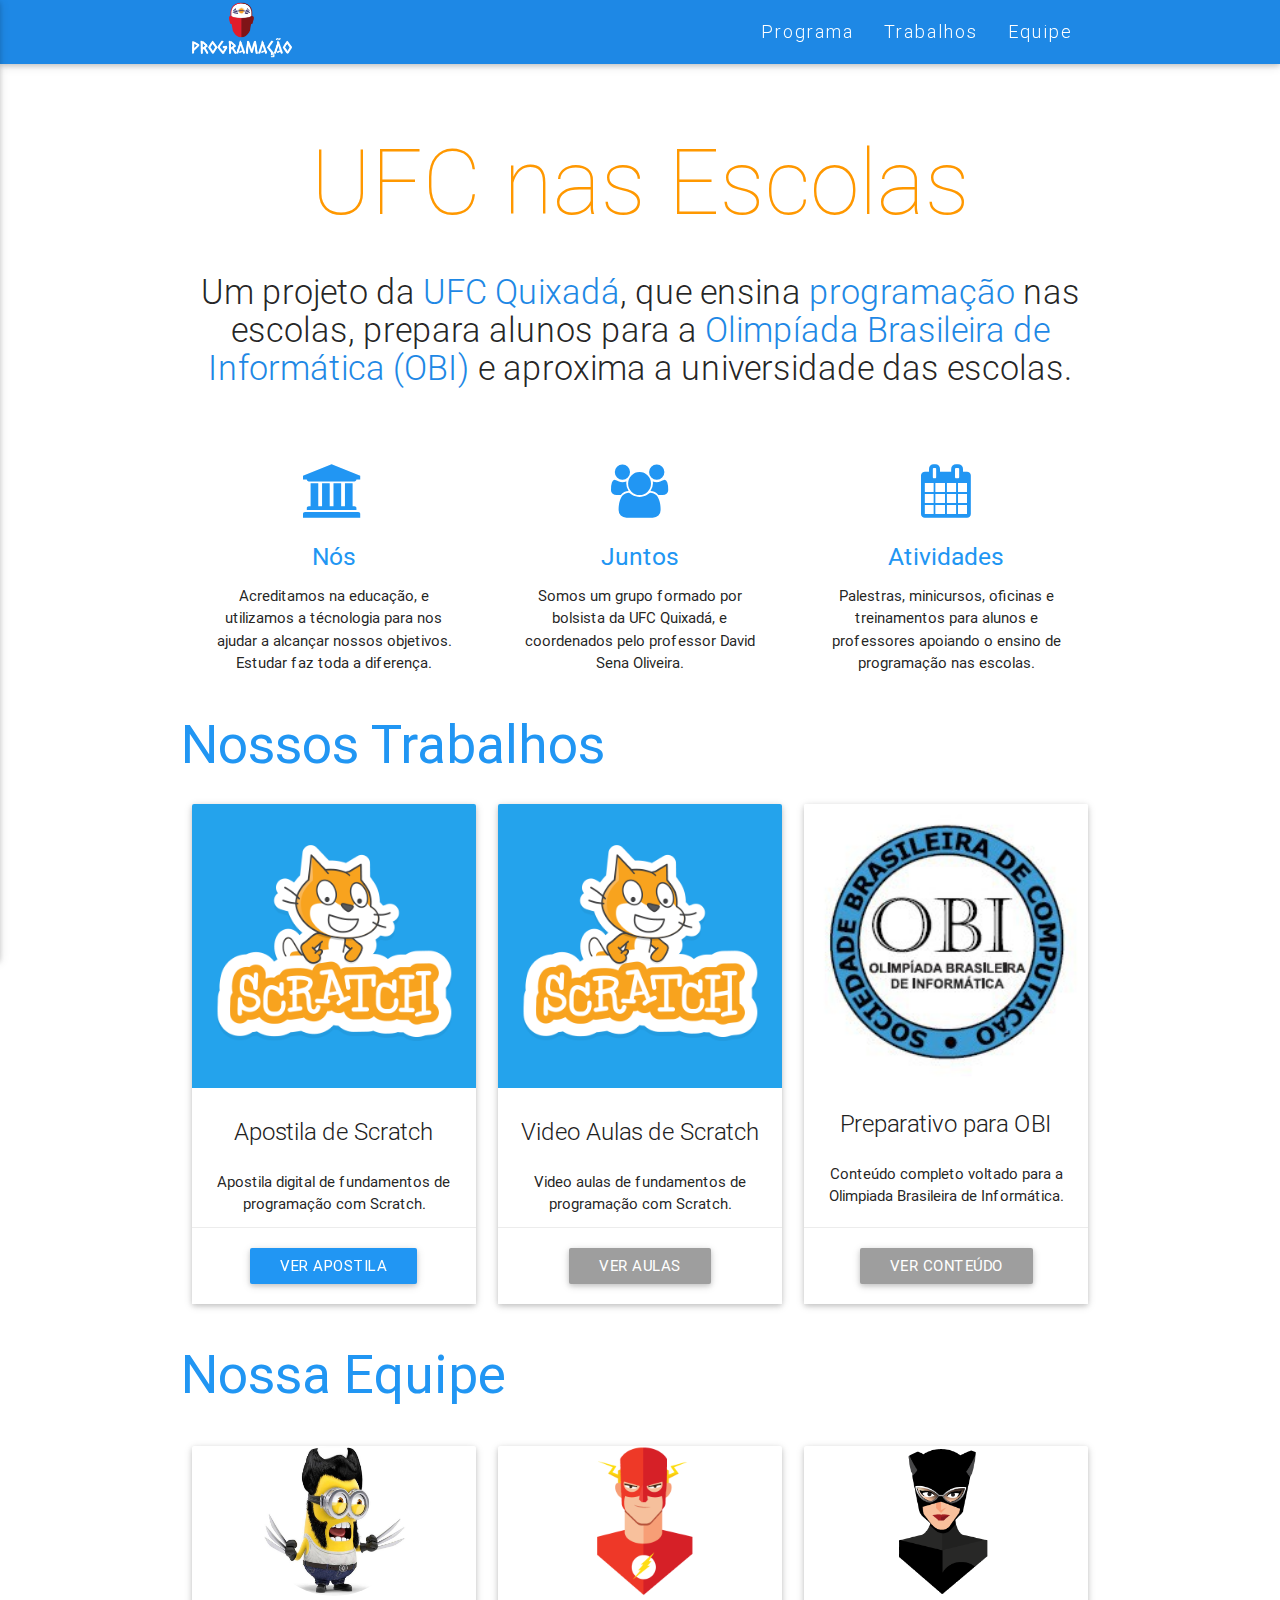
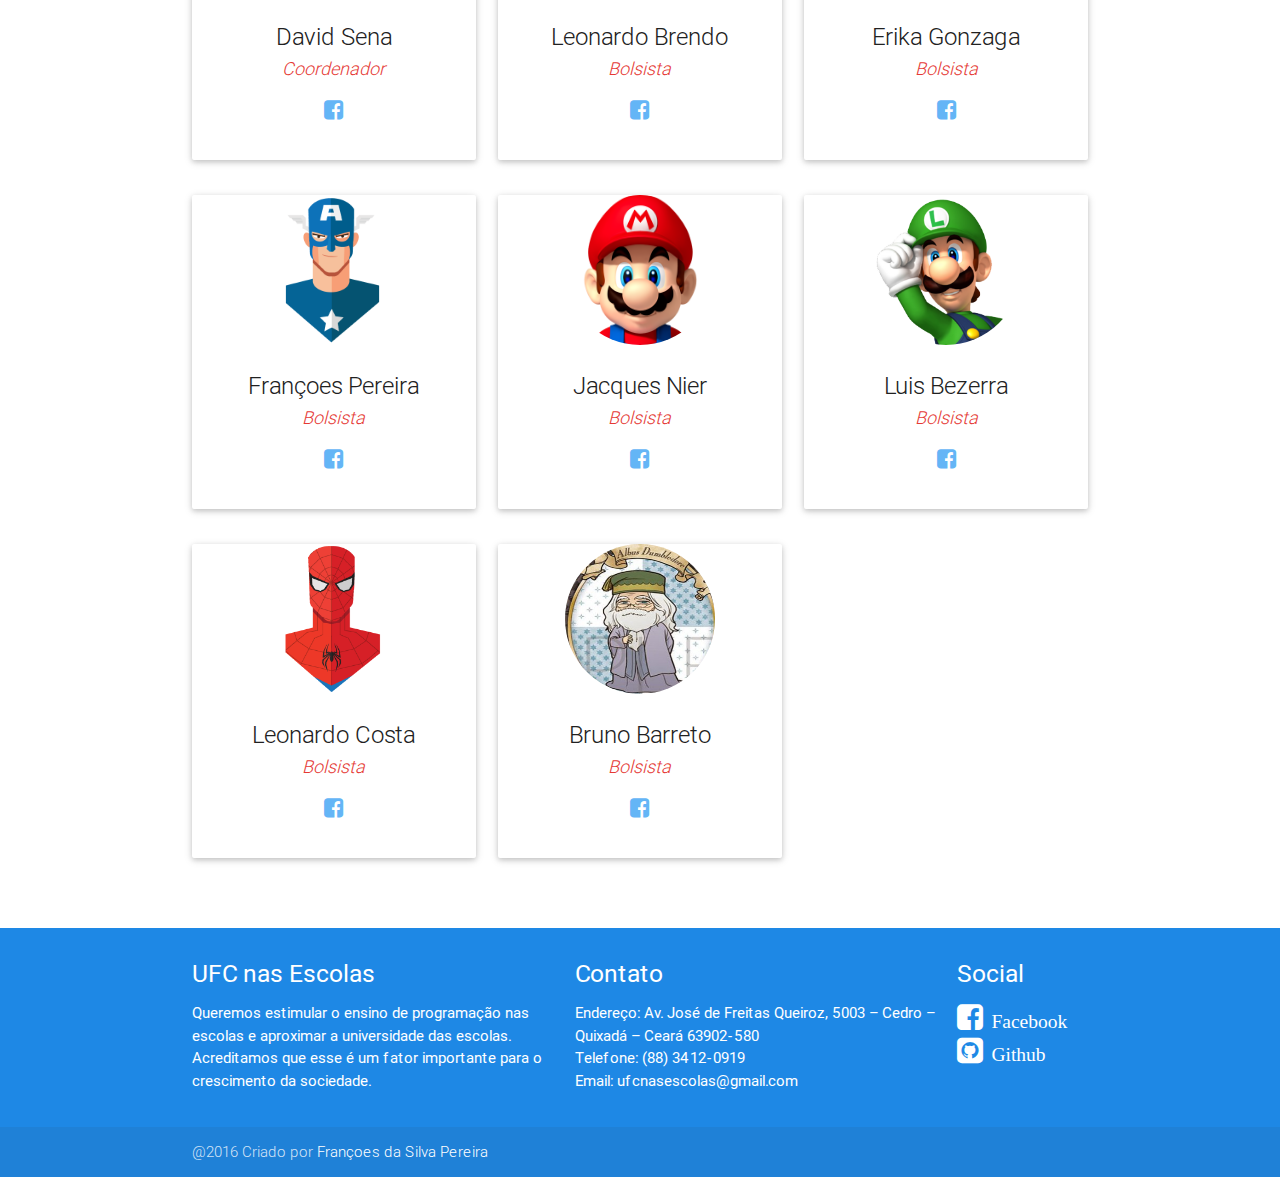
<file: index.html>
<!DOCTYPE html>
<html>
  <head>
    <meta name="viewport" content="width=device-width, initial-scale=1, maximum-scale=1.0">
    <meta http-equiv="Content-Type" content="text/html; charset=UTF-8">
    <title>UFC nas Escolas</title>
    <!--link(rel="stylesheet", href="https://fonts.googleapis.com/icon?family=Material+Icons")-->
    <!-- CSS-->
    <link media="screen,projection" rel="stylesheet" href="css/material-icons.css">
    <link media="screen,projection" rel="stylesheet" href="css/materialize.min.css">
    <link media="screen,projection" rel="stylesheet" href="css/font-awesome.min.css">
    <link media="screen,projection" rel="stylesheet" href="css/style.css">
  </head>
  <body>
    <div class="navbar-fixed">
      <nav role="navigation" class="blue darken-1">
        <div class="nav-wrapper container"><a id="logo-container" href="index.html" class="brand-logo"><img src="imgs/logo-white.png" alt="PREX" width="100px"></a>
          <ul class="right hide-on-med-and-down">
            <li><a href="#programa">Programa</a></li>
            <li><a href="#trabalhos">Trabalhos</a></li>
            <li><a href="#equipe">Equipe</a></li>
          </ul>
          <ul id="nav-mobile" class="side-nav">
            <li><a href="#programa">Programa</a></li>
            <li><a href="#trabalhos">Trabalhos</a></li>
            <li></li><a href="#equipe">Equipe</a>
          </ul><a href="#" data-activates="nav-mobile" class="button-collapse"><i class="material-icons">menu</i></a>
        </div>
      </nav>
    </div>
    <div class="page"><br>
      <div id="index-banner" class="section no-pad-bot">
        <div id="programa" class="container">
          <h1 class="header fsp_header center orange-text">UFC nas Escolas</h1>
          <div class="row center">
            <h4 class="header col s12 light">Um projeto da 
              <spam class="fsp_h4">UFC Quixadá</spam>, que ensina 
              <spam class="fsp_h4">programação</spam> nas escolas, prepara alunos para a 
              <spam class="fsp_h4">Olimpíada Brasileira de Informática (OBI)</spam> e aproxima a universidade das escolas.
            </h4>
          </div>
        </div>
      </div>
      <div class="container">
        <div class="section">
          <div class="row">
            <div class="col s12 m4 l4">
              <div class="icon-block">
                <h2 class="center blue-text"><i aria-hidden="true" class="fa fa-university"></i></h2>
                <h5 class="center blue-text">Nós</h5>
                <p class="center">Acreditamos na educação, e utilizamos a técnologia para nos ajudar a alcançar nossos objetivos. Estudar faz toda a diferença.</p>
              </div>
            </div>
            <div class="col s12 m4 l4">
              <div class="icon-block">
                <h2 class="center blue-text"><i aria-hidden="true" class="fa fa-users"></i></h2>
                <h5 class="center blue-text">Juntos</h5>
                <p class="center">Somos um grupo formado por bolsista da UFC Quixadá, e coordenados pelo professor David Sena Oliveira.</p>
              </div>
            </div>
            <div class="col s12 m4 l4">
              <div class="icon-block">
                <h2 class="center blue-text"><i aria-hidden="true" class="fa fa-calendar"></i></h2>
                <h5 class="center blue-text">Atividades</h5>
                <p class="center">Palestras, minicursos, oficinas e treinamentos para alunos e professores apoiando o ensino de programação nas escolas.</p>
              </div>
            </div>
          </div>
          <div id="trabalhos" class="row">
            <div>
              <h2 class="header blue-text">Nossos Trabalhos</h2>
              <div class="col s12 m4 l4">
                <div class="card large">
                  <div class="card-image waves-effect waves-block waves-light"><img src="imgs/scratch-apostila.png" class="activator"></div>
                  <div class="card-content center"><span class="card-title activator grey-text text-darken-4">Apostila de Scratch</span>
                    <p>Apostila digital de fundamentos de programação com Scratch.</p>
                  </div>
                  <div class="card-action">
                    <div class="center"><a href="apostila_scratch.html" class="btn blue waves-effect waves-light">Ver Apostila </a></div>
                  </div>
                </div>
              </div>
              <div class="col s12 m4 l4">
                <div class="card large">
                  <div class="card-image waves-effect waves-block waves-light"><img src="imgs/scratch-apostila.png" class="activator"></div>
                  <div class="card-content center"><span class="card-title activator grey-text text-darken-4">Video Aulas de Scratch</span>
                    <p>Video aulas de fundamentos de programação com Scratch.</p>
                  </div>
                  <div class="card-action">
                    <div class="center"><a class="btn grey">Ver Aulas </a></div>
                  </div>
                </div>
              </div>
              <div class="col s12 m4 l4">
                <div class="card large">
                  <div class="card-image waves-effect waves-block waves-light"><img src="imgs/obi.jpg" class="activator"></div>
                  <div class="card-content center"><span class="card-title activator grey-text text-darken-4">Preparativo para OBI</span>
                    <p>Conteúdo completo voltado para a Olimpiada Brasileira de Informática.</p>
                  </div>
                  <div class="card-action">
                    <div class="center"><a class="btn grey">Ver conteúdo </a></div>
                  </div>
                </div>
              </div>
            </div>
          </div>
          <div id="equipe" class="row"> 
            <div id="equipe">
              <h2 class="header blue-text">Nossa Equipe</h2>
              <div class="col s12 m4 l4">
                <div class="card card-avatar">
                  <div class="waves-effect waves-block waves-light"><img src="imgs/miniovolverine.jpg" class="activator"></div>
                  <div class="card-content">
                    <spam class="card-title activator grey-text text-darken-4">David Sena<br><small><em><a href="#" class="red-text text-darken-1">Coordenador</a></em></small></spam>
                    <p><a href="https://www.facebook.com/sena.ufc?fref=ts" class="blue-text text-lighten-2"><i class="fa fa-facebook-square"></i></a></p>
                  </div>
                </div>
              </div>
              <div class="col s12 m4 l4">
                <div class="card card-avatar">
                  <div class="waves-effect waves-block waves-light"><img src="imgs/flash.png" class="activator"></div>
                  <div class="card-content">
                    <spam class="card-title activator grey-text text-darken-4">Leonardo Brendo<br><small><em><a href="#" class="red-text text-darken-1">Bolsista</a></em></small></spam>
                    <p><a href="https://www.facebook.com/leonardobrendogomes?fref=ts" class="blue-text text-lighten-2"><i class="fa fa-facebook-square"></i></a></p>
                  </div>
                </div>
              </div>
              <div class="col s12 m4 l4">
                <div class="card card-avatar">
                  <div class="waves-effect waves-block waves-light"><img src="imgs/mulhergato.png" class="activator"></div>
                  <div class="card-content">
                    <spam class="card-title activator grey-text text-darken-4">Erika Gonzaga<br><small><em><a href="#" class="red-text text-darken-1">Bolsista</a></em></small></spam>
                    <p><a href="https://www.facebook.com/erika.gonzaga.96?fref=ts" class="blue-text text-lighten-2"><i class="fa fa-facebook-square"></i></a></p>
                  </div>
                </div>
              </div>
              <div class="col s12 m4 l4">
                <div class="card card-avatar">
                  <div class="waves-effect waves-block waves-light"><img src="imgs/avatar3.png" class="activator"></div>
                  <div class="card-content">
                    <spam class="card-title activator grey-text text-darken-4">Françoes Pereira<br><small><em><a href="#" class="red-text text-darken-1">Bolsista</a></em></small></spam>
                    <p><a href="https://www.facebook.com/francoes.dasilvapereira.7" class="blue-text text-lighten-2"><i class="fa fa-facebook-square"></i></a></p>
                  </div>
                </div>
              </div>
              <div class="col s12 m4 l4">
                <div class="card card-avatar">
                  <div class="waves-effect waves-block waves-light"><img src="imgs/mario.png" class="activator"></div>
                  <div class="card-content">
                    <spam class="card-title activator grey-text text-darken-4">Jacques Nier<br><small><em><a href="#" class="red-text text-darken-1">Bolsista</a></em></small></spam>
                    <p><a href="https://www.facebook.com/jacques.nier?fref=ts" class="blue-text text-lighten-2"><i class="fa fa-facebook-square"></i></a></p>
                  </div>
                </div>
              </div>
              <div class="col s12 m4 l4">
                <div class="card card-avatar">
                  <div class="waves-effect waves-block waves-light"><img src="imgs/luigi.png" class="activator"></div>
                  <div class="card-content">
                    <spam class="card-title activator grey-text text-darken-4">Luis Bezerra<br><small><em><a href="#" class="red-text text-darken-1">Bolsista</a></em></small></spam>
                    <p><a href="https://www.facebook.com/profile.php?id=100010204177290&amp;fref=ts" class="blue-text text-lighten-2"><i class="fa fa-facebook-square"></i></a></p>
                  </div>
                </div>
              </div>
              <div class="col s12 m4 l4">
                <div class="card card-avatar">
                  <div class="waves-effect waves-block waves-light"><img src="imgs/spiderman.png" class="activator"></div>
                  <div class="card-content">
                    <spam class="card-title activator grey-text text-darken-4">Leonardo Costa<br><small><em><a href="#" class="red-text text-darken-1">Bolsista</a></em></small></spam>
                    <p><a href="https://www.facebook.com/leonardooac?fref=ts" class="blue-text text-lighten-2"><i class="fa fa-facebook-square"></i></a></p>
                  </div>
                </div>
              </div>
              <div class="col s12 m4 l4">
                <div class="card card-avatar">
                  <div class="waves-effect waves-block waves-light"><img src="imgs/dumbledore.jpg" class="activator"></div>
                  <div class="card-content">
                    <spam class="card-title activator grey-text text-darken-4">Bruno Barreto<br><small><em><a href="#" class="red-text text-darken-1">Bolsista</a></em></small></spam>
                    <p><a href="https://www.facebook.com/bruno.barreto.33" class="blue-text text-lighten-2"><i class="fa fa-facebook-square"></i></a></p>
                  </div>
                </div>
              </div>
            </div>
          </div>
        </div>
      </div>
    </div>
    <footer class="page-footer blue darken-1">
      <div class="container white-text">
        <div class="row">
          <div class="col l5 s12">
            <h5>UFC nas Escolas</h5>
            <p> Queremos estimular o ensino de programação nas escolas e aproximar a universidade das escolas. Acreditamos que esse é um fator importante para o crescimento da sociedade.</p>
          </div>
          <div class="col l5 s12">
            <h5>Contato</h5>
            <ul>
              <li>Endereço: Av. José de Freitas Queiroz, 5003 – Cedro – Quixadá – Ceará 63902-580</li>
              <li>Telefone: (88) 3412-0919</li>
              <li>Email: ufcnasescolas@gmail.com</li>
            </ul>
          </div>
          <div class="col l2 s12">
            <h5>Social</h5>
            <ul>
              <li><a href="#"><i class="small fa fa-facebook-square white-text"> 
                    <spam class="fsp_social_logo">Facebook</spam></i></a></li>
              <li><a href="https://github.com/ufcnasescolas"><i class="small fa fa-github-square white-text"> 
                    <spam class="fsp_social_logo">Github</spam></i></a></li>
            </ul>
          </div>
        </div>
      </div>
      <div class="footer-copyright">
        <div class="container">@2016 Criado por <a href="https://github.com/fransuwar" class="white-text">Françoes da Silva Pereira</a></div>
      </div>
    </footer>
    <script src="js/jquery-3.1.0.min.js"></script>
    <script src="js/materialize.js"></script>
    <script type="text/javascript">
      $(document).ready(function(){
        //Inicialização dos elementos no JS
        //Parallax BG
        $('.parallax').parallax();
        
        //sideNav
        $(".button-collapse").sideNav();
        
        //Tooltips
        $('.tooltipped').tooltip({delay: 50});
        
        //select_initializer
        $('select').material_select();
        
        //Dropdown
        $('.dropdown-button').dropdown({
            inDuration: 300,
            outDuration: 225,
            constrain_width: false, // Does not change width of dropdown to that of the activator
            hover: true, // Activate on hover
            gutter: 0, // Spacing from edge
            belowOrigin: false, // Displays dropdown below the button
            alignment: 'left' // Displays dropdown with edge aligned to the left of button
          }
        );
        
        //collapsible
        $('.collapsible').collapsible({
          accordion : false // A setting that changes the collapsible behavior to expandable instead of the default accordion style
        });
      
        //Tooltips
        $('.tooltipped').tooltip({delay: 50});
        
        $('.scrollspy').scrollSpy();
      });
    </script>
  </body>
</html>
</file>
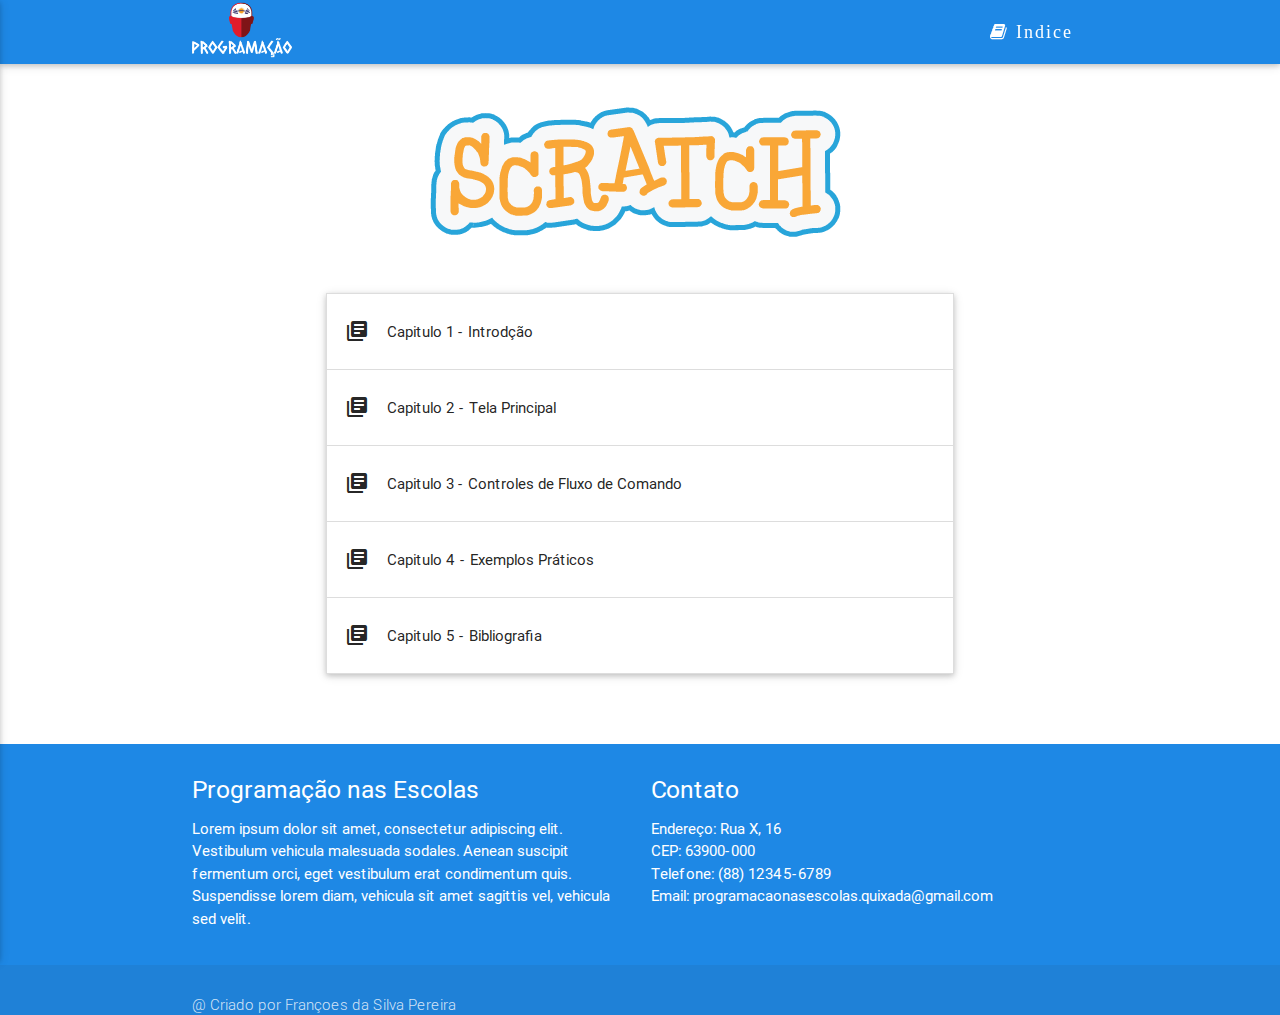
<file: apostila_scratch.html>
<!DOCTYPE html>
<html>
  <head>
    <meta name="viewport" content="width=device-width, initial-scale=1, maximum-scale=1.0">
    <meta http-equiv="Content-Type" content="text/html; charset=UTF-8">
    <title>Programação nas Escolas</title>
    <!--link(rel="stylesheet", href="https://fonts.googleapis.com/icon?family=Material+Icons")-->
    <!-- CSS-->
    <link media="screen,projection" rel="stylesheet" href="css/material-icons.css">
    <link media="screen,projection" rel="stylesheet" href="css/materialize.min.css">
    <link media="screen,projection" rel="stylesheet" href="css/font-awesome.min.css">
    <link media="screen,projection" rel="stylesheet" href="css/style.css">
  </head>
  <body>
    <div class="navbar-fixed">
      <nav role="navigation" class="blue darken-1">
        <div class="nav-wrapper container"><a id="logo-container" href="index.html" class="brand-logo"><img src="imgs/logo-white.png" alt="PREX" width="100px"></a>
          <ul class="right hide-on-med-and-down">
            <li><a href="apostila_scratch.html"><i aria-hidden="true" class="fa fa-book"> Indice</i></a></li>
          </ul>
          <ul id="nav-mobile" class="side-nav">
            <li></li><a href="apostila_scratch.html"><i aria-hidden="true" class="fa fa-book"> Indice</i></a>
          </ul><a href="#" data-activates="nav-mobile" class="button-collapse"><i class="material-icons">menu</i></a>
        </div>
      </nav>
    </div>
    <div class="container page"><br>
      <div id="index-banner" class="section no-pad-bot">
        <div class="container">
          <div class="row center"><img src="imgs/logo-scratch.png"></div>
        </div>
      </div>
      <div class="container">
        <div class="section">
          <div class="row">
            <div class="col s12">
              <ul data-collapsible="accordion" class="collapsible">
                <li>
                  <div class="collapsible-header"><i class="material-icons">library_books</i>
                    <p>Capitulo 1 - Introdção</p>
                  </div>
                  <div class="collapsible-body">
                    <div class="container">
                      <p>O Scratch é uma ferramenta de apoio ao entendimento da lógica em linguagens de programação, os alunos podem aprender ideias matemáticas e de computação que estão integradas na experiência Scratch. <a href="apostila_scratch_capitulo_1.html">Veja mais...</a></p>
                    </div>
                  </div>
                </li>
                <li>
                  <div class="collapsible-header"><i class="material-icons">library_books</i>
                    <p>Capitulo 2 - Tela Principal</p>
                  </div>
                  <div class="collapsible-body">
                    <div class="container">
                      <ul>
                        <li><a href="apostila_scratch_capitulo_2_1.html" class="black-text"><i aria-hidden="true" class="fa fa-book"> Capitulo 2.1 - Barra de Ferramentas</i></a></li>
                        <li><a href="#" class="black-text"><i aria-hidden="true" class="fa fa-book"> Capitulo 2.2 - Área Seleção e Criação</i></a></li>
                        <li><a href="#" class="black-text"><i aria-hidden="true" class="fa fa-book"> Capitulo 2.3 - Abas de Ações</i></a></li>
                        <li><a href="#" class="black-text"><i aria-hidden="true" class="fa fa-book"> Capitulo 2.4 - Área de edição e conexão de script</i></a></li>
                        <li><a href="#" class="black-text"><i aria-hidden="true" class="fa fa-book"> Capitulo 2.5 - Simulador da Animação</i></a></li>
                        <li><a href="#" class="black-text"><i aria-hidden="true" class="fa fa-book"> Capitulo 2.6 - Botões para editar o objeto no palco</i></a></li>
                      </ul>
                    </div>
                  </div>
                </li>
                <li>
                  <div class="collapsible-header"><i class="material-icons">library_books</i>
                    <p>Capitulo 3 - Controles de Fluxo de Comando</p>
                  </div>
                  <div class="collapsible-body">
                    <div class="container">
                      <ul>
                        <li><a href="#" class="black-text"><i aria-hidden="true" class="fa fa-book"> Capitulo 3.1 - Movimento</i></a></li>
                        <li><a href="#" class="black-text"><i aria-hidden="true" class="fa fa-book"> Capitulo 3.2 - Aparência</i></a></li>
                        <li><a href="#" class="black-text"><i aria-hidden="true" class="fa fa-book"> Capitulo 2.3 - Sons</i></a></li>
                        <li><a href="#" class="black-text"><i aria-hidden="true" class="fa fa-book"> Capitulo 3.4 - Caneta</i></a></li>
                        <li><a href="#" class="black-text"><i aria-hidden="true" class="fa fa-book"> Capitulo 3.5 - Variáveis      </i></a></li>
                        <li><a href="#" class="black-text"><i aria-hidden="true" class="fa fa-book"> Capitulo 3.6 - Eventos</i></a></li>
                        <li><a href="#" class="black-text"><i aria-hidden="true" class="fa fa-book"> Capitulo 3.7 - Controles      </i></a></li>
                        <li><a href="#" class="black-text"><i aria-hidden="true" class="fa fa-book"> Capitulo 3.8 - Sensores</i></a></li>
                        <li><a href="#" class="black-text"><i aria-hidden="true" class="fa fa-book"> Capitulo 3.9 - Operadores</i></a></li>
                        <li><a href="#" class="black-text"><i aria-hidden="true" class="fa fa-book"> Capitulo 3.10 - Mais blocos</i></a></li>
                      </ul>
                    </div>
                  </div>
                </li>
                <li>
                  <div class="collapsible-header"><i class="material-icons">library_books</i>
                    <p>Capitulo 4 - Exemplos Práticos</p>
                  </div>
                  <div class="collapsible-body">
                    <div class="container">
                      <ul>
                        <li><a href="#" class="black-text"><i aria-hidden="true" class="fa fa-book"> Capitulo 4.1 - Gato pegar bola</i></a></li>
                        <li><a href="#" class="black-text"><i aria-hidden="true" class="fa fa-book"> Capitulo 4.2 - Jogo do boliche</i></a></li>
                      </ul>
                    </div>
                  </div>
                </li>
                <li>
                  <div class="collapsible-header"><i class="material-icons">library_books</i>
                    <p>Capitulo 5 - Bibliografia</p>
                  </div>
                  <div class="collapsible-body">
                    <p>Bibliográfia...</p>
                  </div>
                </li>
              </ul>
            </div>
          </div>
        </div>
      </div>
    </div>
    <footer class="page-footer blue darken-1">
      <div class="container white-text">
        <div class="row">
          <div class="col l6 s12">
            <h5>Programação nas Escolas</h5>
            <p> Lorem ipsum dolor sit amet, consectetur adipiscing elit. Vestibulum vehicula malesuada sodales. Aenean suscipit fermentum orci, eget vestibulum erat condimentum quis. Suspendisse lorem diam, vehicula sit amet sagittis vel, vehicula sed velit.</p>
          </div>
          <div class="col l6 s12">
            <h5>Contato</h5>
            <ul>
              <li>Endereço: Rua X, 16</li>
              <li>CEP: 63900-000</li>
              <li>Telefone: (88) 12345-6789</li>
              <li>Email: programacaonasescolas.quixada@gmail.com</li>
            </ul>
          </div>
        </div>
      </div>
      <div class="footer-copyright">
        <div class="container">
          <p>@ Criado por Françoes da Silva Pereira</p>
        </div>
      </div>
    </footer>
    <script src="js/jquery-3.1.0.min.js"></script>
    <script src="js/materialize.js"></script>
    <script type="text/javascript">
      $(document).ready(function(){
        //Inicialização dos elementos no JS
        //Parallax BG
        $('.parallax').parallax();
        
        //sideNav
        $(".button-collapse").sideNav();
        
        //Tooltips
        $('.tooltipped').tooltip({delay: 50});
        
        //select_initializer
        $('select').material_select();
        
        //Dropdown
        $('.dropdown-button').dropdown({
            inDuration: 300,
            outDuration: 225,
            constrain_width: false, // Does not change width of dropdown to that of the activator
            hover: true, // Activate on hover
            gutter: 0, // Spacing from edge
            belowOrigin: false, // Displays dropdown below the button
            alignment: 'left' // Displays dropdown with edge aligned to the left of button
          }
        );
        
        //collapsible
        $('.collapsible').collapsible({
          accordion : false // A setting that changes the collapsible behavior to expandable instead of the default accordion style
        });
      
        //Tooltips
        $('.tooltipped').tooltip({delay: 50});
      });
    </script>
  </body>
</html>
</file>
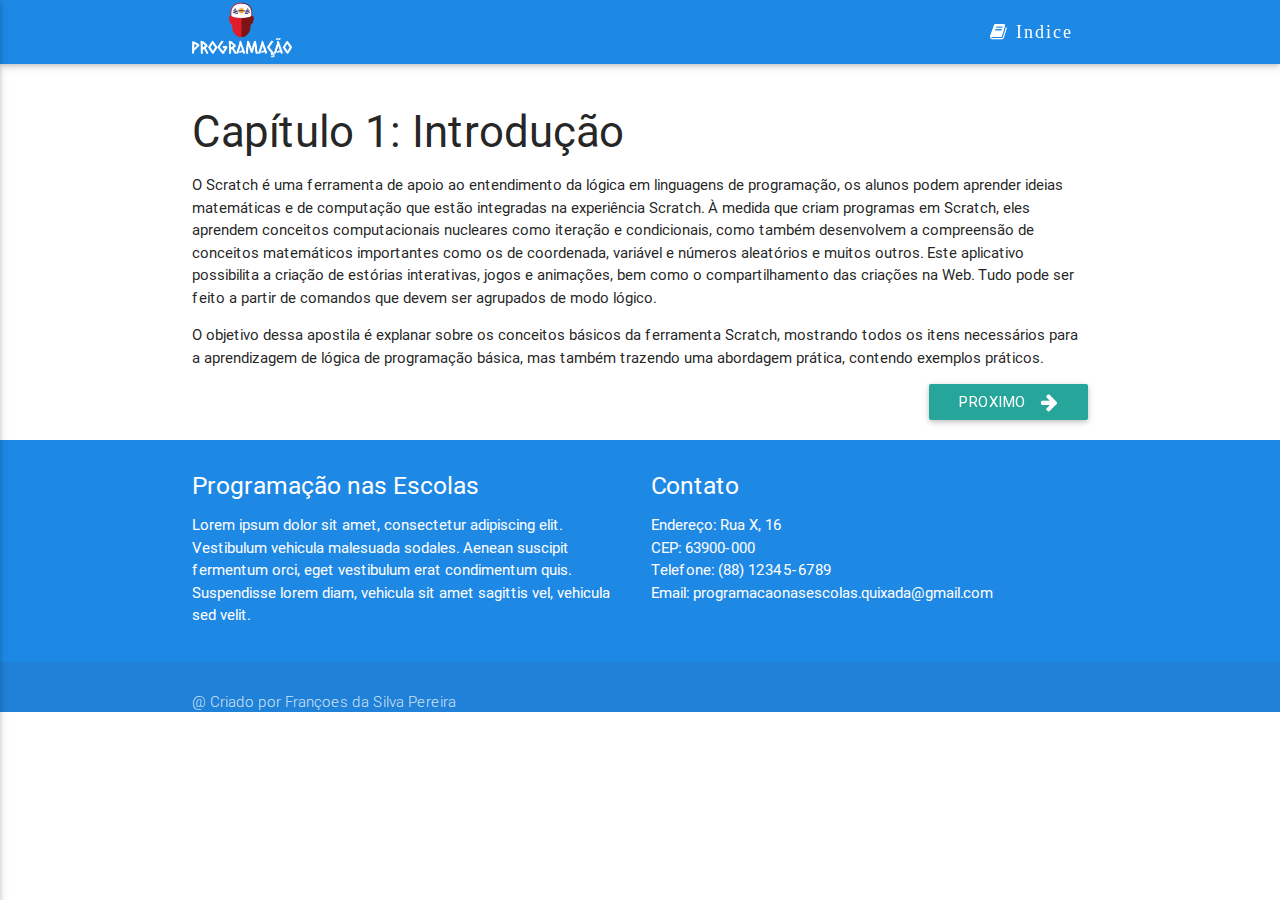
<file: apostila_scratch_capitulo_1.html>
<!DOCTYPE html>
<html>
  <head>
    <meta name="viewport" content="width=device-width, initial-scale=1, maximum-scale=1.0">
    <meta http-equiv="Content-Type" content="text/html; charset=UTF-8">
    <title>Programação nas Escolas</title>
    <!--link(rel="stylesheet", href="https://fonts.googleapis.com/icon?family=Material+Icons")-->
    <!-- CSS-->
    <link media="screen,projection" rel="stylesheet" href="css/material-icons.css">
    <link media="screen,projection" rel="stylesheet" href="css/materialize.min.css">
    <link media="screen,projection" rel="stylesheet" href="css/font-awesome.min.css">
    <link media="screen,projection" rel="stylesheet" href="css/style.css">
  </head>
  <body>
    <div class="navbar-fixed">
      <nav role="navigation" class="blue darken-1">
        <div class="nav-wrapper container"><a id="logo-container" href="index.html" class="brand-logo"><img src="imgs/logo-white.png" alt="PREX" width="100px"></a>
          <ul class="right hide-on-med-and-down">
            <li><a href="apostila_scratch.html"><i aria-hidden="true" class="fa fa-book"> Indice</i></a></li>
          </ul>
          <ul id="nav-mobile" class="side-nav">
            <li></li><a href="apostila_scratch.html"><i aria-hidden="true" class="fa fa-book"> Indice</i></a>
          </ul><a href="#" data-activates="nav-mobile" class="button-collapse"><i class="material-icons">menu</i></a>
        </div>
      </nav>
    </div>
    <div class="container page"><br>
      <div>
        <h3>Capítulo 1: Introdução</h3>
        <p>O Scratch é uma ferramenta de apoio ao entendimento da lógica em linguagens de programação, os alunos podem aprender ideias matemáticas e de computação que estão integradas na experiência Scratch. À medida que criam programas em Scratch, eles aprendem conceitos computacionais nucleares como iteração e condicionais, como também desenvolvem a compreensão de conceitos matemáticos importantes como os de coordenada, variável e números aleatórios e muitos outros. Este aplicativo possibilita a criação de estórias interativas, jogos e animações, bem como o compartilhamento das criações na Web. Tudo pode ser feito a partir de comandos que devem ser agrupados de modo lógico. </p>
        <p>O objetivo dessa apostila é explanar sobre os conceitos básicos da ferramenta Scratch, mostrando todos os itens necessários para a aprendizagem de lógica de programação básica, mas também trazendo uma abordagem prática, contendo exemplos práticos.</p>
      </div>
      <div class="row">
        <div class="col s12"> <a href="apostila_scratch_capitulo_2_1.html" class="right waves-effect waves-light btn">Proximo<i class="fa fa-arrow-right right"> </i></a></div>
      </div>
    </div>
    <footer class="page-footer blue darken-1">
      <div class="container white-text">
        <div class="row">
          <div class="col l6 s12">
            <h5>Programação nas Escolas</h5>
            <p> Lorem ipsum dolor sit amet, consectetur adipiscing elit. Vestibulum vehicula malesuada sodales. Aenean suscipit fermentum orci, eget vestibulum erat condimentum quis. Suspendisse lorem diam, vehicula sit amet sagittis vel, vehicula sed velit.</p>
          </div>
          <div class="col l6 s12">
            <h5>Contato</h5>
            <ul>
              <li>Endereço: Rua X, 16</li>
              <li>CEP: 63900-000</li>
              <li>Telefone: (88) 12345-6789</li>
              <li>Email: programacaonasescolas.quixada@gmail.com</li>
            </ul>
          </div>
        </div>
      </div>
      <div class="footer-copyright">
        <div class="container">
          <p>@ Criado por Françoes da Silva Pereira</p>
        </div>
      </div>
    </footer>
    <script src="js/jquery-3.1.0.min.js"></script>
    <script src="js/materialize.js"></script>
    <script type="text/javascript">
      $(document).ready(function(){
        //Inicialização dos elementos no JS
        //Parallax BG
        $('.parallax').parallax();
        
        //sideNav
        $(".button-collapse").sideNav();
        
        //Tooltips
        $('.tooltipped').tooltip({delay: 50});
        
        //select_initializer
        $('select').material_select();
        
        //Dropdown
        $('.dropdown-button').dropdown({
            inDuration: 300,
            outDuration: 225,
            constrain_width: false, // Does not change width of dropdown to that of the activator
            hover: true, // Activate on hover
            gutter: 0, // Spacing from edge
            belowOrigin: false, // Displays dropdown below the button
            alignment: 'left' // Displays dropdown with edge aligned to the left of button
          }
        );
        
        //collapsible
        $('.collapsible').collapsible({
          accordion : false // A setting that changes the collapsible behavior to expandable instead of the default accordion style
        });
      
        //Tooltips
        $('.tooltipped').tooltip({delay: 50});
      });
    </script>
  </body>
</html>
</file>
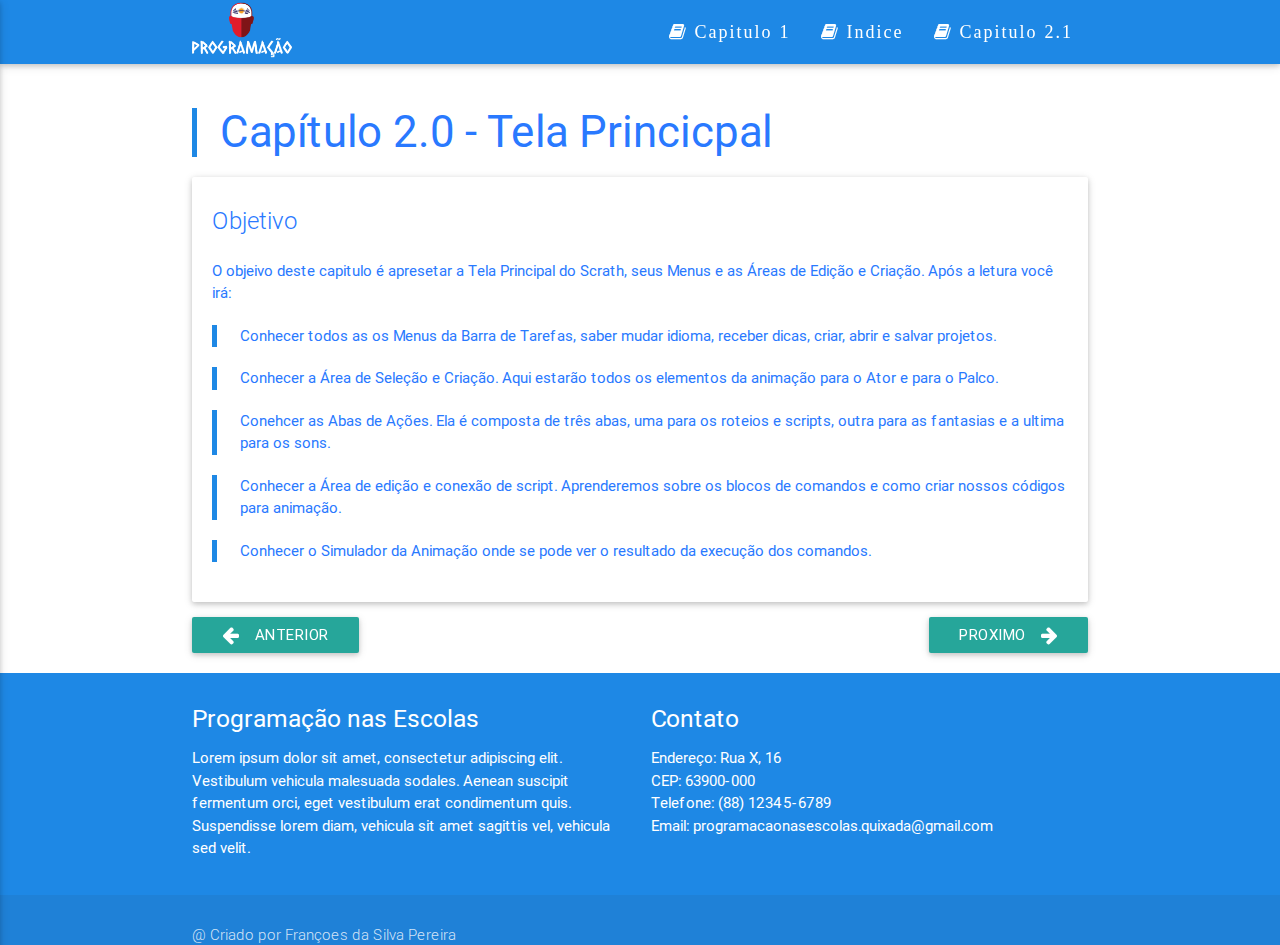
<file: apostila_scratch_capitulo_2_0.html>
<!DOCTYPE html>
<html>
  <head>
    <meta name="viewport" content="width=device-width, initial-scale=1, maximum-scale=1.0">
    <meta http-equiv="Content-Type" content="text/html; charset=UTF-8">
    <title>Programação nas Escolas</title>
    <!--link(rel="stylesheet", href="https://fonts.googleapis.com/icon?family=Material+Icons")-->
    <!-- CSS-->
    <link media="screen,projection" rel="stylesheet" href="css/material-icons.css">
    <link media="screen,projection" rel="stylesheet" href="css/materialize.min.css">
    <link media="screen,projection" rel="stylesheet" href="css/font-awesome.min.css">
    <link media="screen,projection" rel="stylesheet" href="css/style.css">
  </head>
  <body>
    <div class="navbar-fixed">
      <nav role="navigation" class="blue darken-1">
        <div class="nav-wrapper container"><a id="logo-container" href="index.html" class="brand-logo"><img src="imgs/logo-white.png" alt="PREX" width="100px"></a>
          <ul class="right hide-on-med-and-down">
            <li><a href="apostila_scratch_capitulo_1.html"><i aria-hidden="true" class="fa fa-book"> Capitulo 1</i></a></li>
            <li><a href="apostila_scratch.html"><i aria-hidden="true" class="fa fa-book"> Indice</i></a></li>
            <li><a href="apostila_scratch_capitulo_2_1.html"><i aria-hidden="true" class="fa fa-book"> Capitulo 2.1</i></a></li>
          </ul>
          <ul id="nav-mobile" class="side-nav">
            <li><a href="apostila_scratch_capitulo_1.html"><i aria-hidden="true" class="fa fa-book"> Capitulo 1</i></a></li>
            <li><a href="apostila_scratch.html"><i aria-hidden="true" class="fa fa-book"> Indice</i></a></li>
            <li><a href="apostila_scratch_capitulo_2_1.html"><i aria-hidden="true" class="fa fa-book"> Capitulo 2.1</i></a></li>
          </ul><a href="#" data-activates="nav-mobile" class="button-collapse"><i class="material-icons">menu</i></a>
        </div>
      </nav>
    </div>
    <div class="container page"><br>
      <div class="blue-text text-accent-3">
        <blockquote>
          <h3>Capítulo 2.0 - Tela Princicpal</h3>
        </blockquote>
        <div class="col s12 m6">
          <div class="card horizontal">
            <div class="card-content">
              <spam class="card-title">Objetivo</spam>
              <p>O objeivo deste capitulo é apresetar a Tela Principal do Scrath, seus Menus e as Áreas de Edição e Criação. Após a letura você irá:</p>
              <blockquote>Conhecer todos as os Menus da Barra de Tarefas, saber mudar idioma, receber dicas, criar, abrir e salvar projetos.</blockquote>
              <blockquote>Conhecer a Área de Seleção e Criação. Aqui estarão todos os elementos da animação para o Ator e para o Palco.</blockquote>
              <blockquote>Conehcer as Abas de Ações. Ela é composta de três abas, uma para os roteios e scripts, outra para as fantasias e a ultima para os sons.</blockquote>
              <blockquote>Conhecer a Área de edição e conexão de script. Aprenderemos sobre os blocos de comandos e como criar nossos códigos para animação.</blockquote>
              <blockquote>Conhecer o Simulador da Animação onde se pode ver o resultado da execução dos comandos.</blockquote>
            </div>
          </div>
        </div>
      </div>
      <div class="row">
        <div class="col s12"><a href="apostila_scratch_capitulo_1.html" class="left waves-effect waves-light btn">Anterior<i class="fa fa-arrow-left left"> </i></a><a href="apostila_scratch_capitulo_2_1.html" class="right waves-effect waves-light btn">Proximo<i class="fa fa-arrow-right right"> </i></a></div>
      </div>
    </div>
    <footer class="page-footer blue darken-1">
      <div class="container white-text">
        <div class="row">
          <div class="col l6 s12">
            <h5>Programação nas Escolas</h5>
            <p> Lorem ipsum dolor sit amet, consectetur adipiscing elit. Vestibulum vehicula malesuada sodales. Aenean suscipit fermentum orci, eget vestibulum erat condimentum quis. Suspendisse lorem diam, vehicula sit amet sagittis vel, vehicula sed velit.</p>
          </div>
          <div class="col l6 s12">
            <h5>Contato</h5>
            <ul>
              <li>Endereço: Rua X, 16</li>
              <li>CEP: 63900-000</li>
              <li>Telefone: (88) 12345-6789</li>
              <li>Email: programacaonasescolas.quixada@gmail.com</li>
            </ul>
          </div>
        </div>
      </div>
      <div class="footer-copyright">
        <div class="container">
          <p>@ Criado por Françoes da Silva Pereira</p>
        </div>
      </div>
    </footer>
    <script src="js/jquery-3.1.0.min.js"></script>
    <script src="js/materialize.js"></script>
    <script type="text/javascript">
      $(document).ready(function(){
        //Inicialização dos elementos no JS
        //Parallax BG
        $('.parallax').parallax();
        
        //sideNav
        $(".button-collapse").sideNav();
        
        //Tooltips
        $('.tooltipped').tooltip({delay: 50});
        
        //select_initializer
        $('select').material_select();
        
        //Dropdown
        $('.dropdown-button').dropdown({
            inDuration: 300,
            outDuration: 225,
            constrain_width: false, // Does not change width of dropdown to that of the activator
            hover: true, // Activate on hover
            gutter: 0, // Spacing from edge
            belowOrigin: false, // Displays dropdown below the button
            alignment: 'left' // Displays dropdown with edge aligned to the left of button
          }
        );
        
        //collapsible
        $('.collapsible').collapsible({
          accordion : false // A setting that changes the collapsible behavior to expandable instead of the default accordion style
        });
      
        //Tooltips
        $('.tooltipped').tooltip({delay: 50});
      });
    </script>
  </body>
</html>
</file>
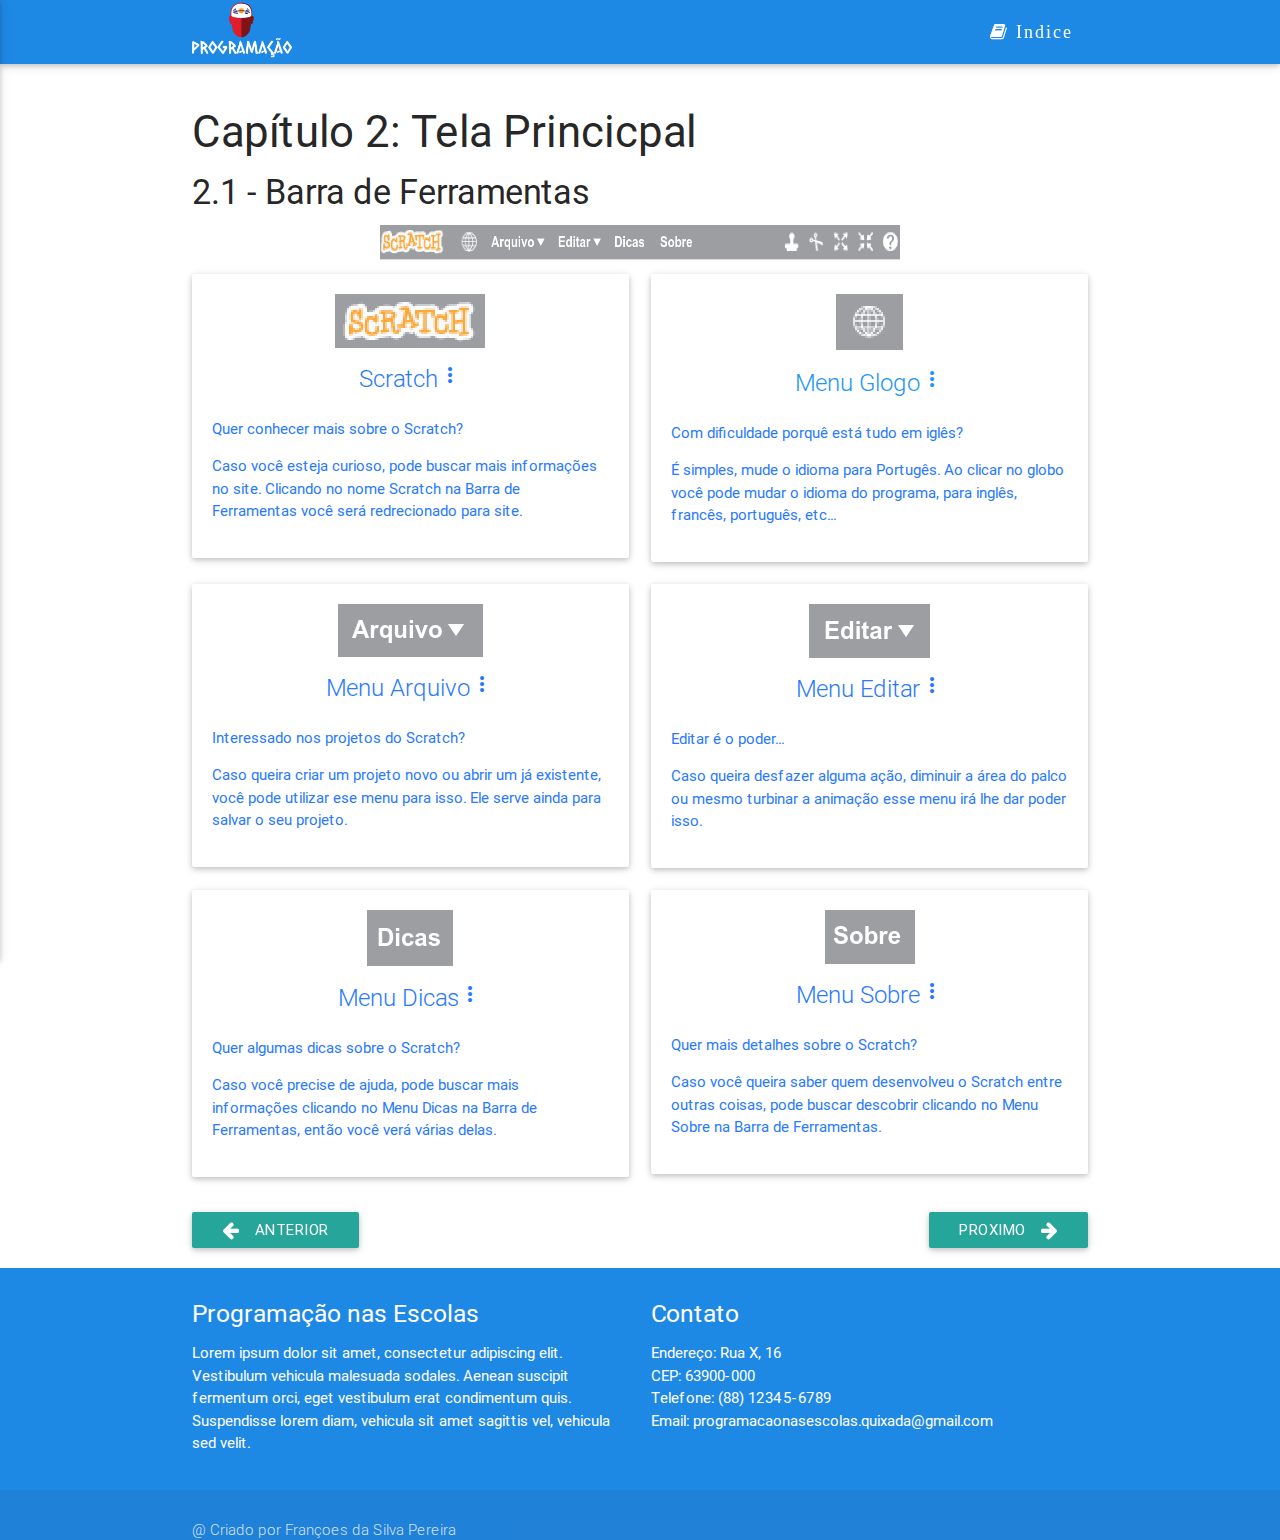
<file: apostila_scratch_capitulo_2_1.html>
<!DOCTYPE html>
<html>
  <head>
    <meta name="viewport" content="width=device-width, initial-scale=1, maximum-scale=1.0">
    <meta http-equiv="Content-Type" content="text/html; charset=UTF-8">
    <title>Programação nas Escolas</title>
    <!--link(rel="stylesheet", href="https://fonts.googleapis.com/icon?family=Material+Icons")-->
    <!-- CSS-->
    <link media="screen,projection" rel="stylesheet" href="css/material-icons.css">
    <link media="screen,projection" rel="stylesheet" href="css/materialize.min.css">
    <link media="screen,projection" rel="stylesheet" href="css/font-awesome.min.css">
    <link media="screen,projection" rel="stylesheet" href="css/style.css">
  </head>
  <body>
    <div class="navbar-fixed">
      <nav role="navigation" class="blue darken-1">
        <div class="nav-wrapper container"><a id="logo-container" href="index.html" class="brand-logo"><img src="imgs/logo-white.png" alt="PREX" width="100px"></a>
          <ul class="right hide-on-med-and-down">
            <li><a href="apostila_scratch.html"><i aria-hidden="true" class="fa fa-book"> Indice</i></a></li>
          </ul>
          <ul id="nav-mobile" class="side-nav">
            <li></li><a href="apostila_scratch.html"><i aria-hidden="true" class="fa fa-book"> Indice</i></a>
          </ul><a href="#" data-activates="nav-mobile" class="button-collapse"><i class="material-icons">menu</i></a>
        </div>
      </nav>
    </div>
    <div class="container page"><br>
      <div>
        <h3>Capítulo 2: Tela Princicpal</h3>
        <h4>2.1 - Barra de Ferramentas</h4>
        <div class="center"><img src="imgs/scratch-toolbar.png" width="520px" height="35px" data-position="bottom" data-delay="50" data-tooltip="Esta é a Barra de Ferramentas do Scrach, os quadros abaixo explicam cada uma das opções no menu." class="tooltipped"></div>
        <div class="row">
          <div class="col s12 m6">
            <div class="card horizontal blue-text text-accent-3">
              <div class="card-content">
                <div class="center"><img src="imgs/scratch.png"></div>
                <div class="center">
                  <spam class="card-title activator">Scratch<i class="material-icons righ">more_vert</i></spam>
                </div>
                <p>Quer conhecer mais sobre o Scratch?</p>
                <p>Caso você esteja curioso, pode buscar mais informações no site. Clicando no nome Scratch na Barra de Ferramentas você será redrecionado para  site.</p>
              </div>
              <div class="card-reveal">
                <spam class="card-title">Scratch<i class="material-icons right">close</i></spam>
                <p>No site você pode ver projetos que outras pessoas fizeram, e publicar o seu próprio projeto.</p>
                <p>Experimente você também, océu é o limite...</p>
              </div>
            </div>
          </div>
          <div class="col s12 m6">
            <div class="card horizontal blue-text text-accent-3">
              <div class="card-content">
                <div class="center"><img src="imgs/globo.png"></div>
                <div class="center">
                  <spam class="card-title blue-text activator">Menu Glogo<i class="material-icons righ">more_vert</i></spam>
                </div>
                <p>Com dificuldade porquê está tudo em iglês? </p>
                <p>É simples, mude o idioma para Portugês. Ao clicar no globo você pode mudar o idioma do programa, para inglês, francês, português, etc...</p>
              </div>
              <div class="card-reveal">
                <spam class="card-title">Menu Globo<i class="material-icons right">close</i></spam>
                <p>Este é um exemplo de alguns idiomas. Caso o seu não esteja em português, você pode mudar clicando no globo e descendo na lista</p><img src="imgs/idiomas_globo.png">
              </div>
            </div>
          </div>
          <div class="col s12 m6">
            <div class="card horizontal blue-text text-accent-3">
              <div class="card-content">
                <div class="center"><img src="imgs/arquivo.png"></div>
                <div class="center">
                  <spam class="card-title activator">Menu Arquivo<i class="material-icons righ">more_vert</i></spam>
                </div>
                <p>Interessado nos projetos do Scratch?</p>
                <p>Caso queira criar um projeto novo ou abrir um já existente, você pode utilizar ese menu para isso. Ele serve ainda para salvar o seu projeto.</p>
              </div>
              <div class="card-reveal">
                <spam class="card-title">Menu Arquivo<i class="material-icons right">close</i></spam>
                <p>Quando clicar em arquivo aparacerão as opções na imagem abaixo.</p><img src="imgs/op_arquivo.png">
              </div>
            </div>
          </div>
          <div class="col s12 m6">
            <div class="card horizontal blue-text text-accent-3">
              <div class="card-content">
                <div class="center"><img src="imgs/editar.png"></div>
                <div class="center">
                  <spam class="card-title activator">Menu Editar<i class="material-icons righ">more_vert</i></spam>
                </div>
                <p>Editar é o poder...</p>
                <p>Caso queira desfazer alguma ação, diminuir a área do palco ou mesmo turbinar a animação esse menu irá lhe dar poder isso.</p>
              </div>
              <div class="card-reveal">
                <spam class="card-title">Menu Editar<i class="material-icons right">close</i></spam>
                <p>Quando clicar em editar aparacerão as opções na imagem abaixo.</p><img src="imgs/op_editar.png">
              </div>
            </div>
          </div>
          <div class="col s12 m6">
            <div class="card horizontal blue-text text-accent-3">
              <div class="card-content">
                <div class="center"><img src="imgs/dicas.png"></div>
                <div class="center">
                  <spam class="card-title activator">Menu Dicas<i class="material-icons righ">more_vert</i></spam>
                </div>
                <p>Quer algumas dicas sobre o Scratch?</p>
                <p>Caso você precise de ajuda, pode buscar mais informações clicando no Menu Dicas na Barra de Ferramentas, então você verá várias delas.</p>
              </div>
              <div class="card-reveal">
                <spam class="card-title">Menu Dicas<i class="material-icons right">close</i></spam>
                <p>Você também pode tirar dúvidas conosco, entre em contato sempre que desejar.</p>
                <p>Nossos contatos estão no final da página, no rodapé.</p>
              </div>
            </div>
          </div>
          <div class="col s12 m6">
            <div class="card horizontal blue-text text-accent-3">
              <div class="card-content">
                <div class="center"><img src="imgs/sobre.png"></div>
                <div class="center">
                  <spam class="card-title activator">Menu Sobre<i class="material-icons righ">more_vert</i></spam>
                </div>
                <p>Quer mais detalhes sobre o Scratch?</p>
                <p>Caso você queira saber quem desenvolveu o Scratch entre outras coisas, pode buscar descobrir clicando no Menu Sobre na Barra de Ferramentas.</p>
              </div>
              <div class="card-reveal">
                <spam class="card-title">Menu Sobre<i class="material-icons right">close</i></spam>
                <p>Você irá para a página oficial do scratch na internet, mostrando os créditos e informações mais específicas da ferramenta.</p>
                <p>Quer saber quem criou essa apostila, veja no rodapé da página.</p>
              </div>
            </div>
          </div>
        </div>
      </div>
      <div class="row">
        <div class="col s12"><a href="apostila_scratch_capitulo_1.html" class="left waves-effect waves-light btn">Anterior<i class="fa fa-arrow-left left"> </i></a><a href="#" class="right waves-effect waves-light btn">Proximo<i class="fa fa-arrow-right right"> </i></a></div>
      </div>
    </div>
    <footer class="page-footer blue darken-1">
      <div class="container white-text">
        <div class="row">
          <div class="col l6 s12">
            <h5>Programação nas Escolas</h5>
            <p> Lorem ipsum dolor sit amet, consectetur adipiscing elit. Vestibulum vehicula malesuada sodales. Aenean suscipit fermentum orci, eget vestibulum erat condimentum quis. Suspendisse lorem diam, vehicula sit amet sagittis vel, vehicula sed velit.</p>
          </div>
          <div class="col l6 s12">
            <h5>Contato</h5>
            <ul>
              <li>Endereço: Rua X, 16</li>
              <li>CEP: 63900-000</li>
              <li>Telefone: (88) 12345-6789</li>
              <li>Email: programacaonasescolas.quixada@gmail.com</li>
            </ul>
          </div>
        </div>
      </div>
      <div class="footer-copyright">
        <div class="container">
          <p>@ Criado por Françoes da Silva Pereira</p>
        </div>
      </div>
    </footer>
    <script src="js/jquery-3.1.0.min.js"></script>
    <script src="js/materialize.js"></script>
    <script type="text/javascript">
      $(document).ready(function(){
        //Inicialização dos elementos no JS
        //Parallax BG
        $('.parallax').parallax();
        
        //sideNav
        $(".button-collapse").sideNav();
        
        //Tooltips
        $('.tooltipped').tooltip({delay: 50});
        
        //select_initializer
        $('select').material_select();
        
        //Dropdown
        $('.dropdown-button').dropdown({
            inDuration: 300,
            outDuration: 225,
            constrain_width: false, // Does not change width of dropdown to that of the activator
            hover: true, // Activate on hover
            gutter: 0, // Spacing from edge
            belowOrigin: false, // Displays dropdown below the button
            alignment: 'left' // Displays dropdown with edge aligned to the left of button
          }
        );
        
        //collapsible
        $('.collapsible').collapsible({
          accordion : false // A setting that changes the collapsible behavior to expandable instead of the default accordion style
        });
      
        //Tooltips
        $('.tooltipped').tooltip({delay: 50});
      });
    </script>
  </body>
</html>
</file>
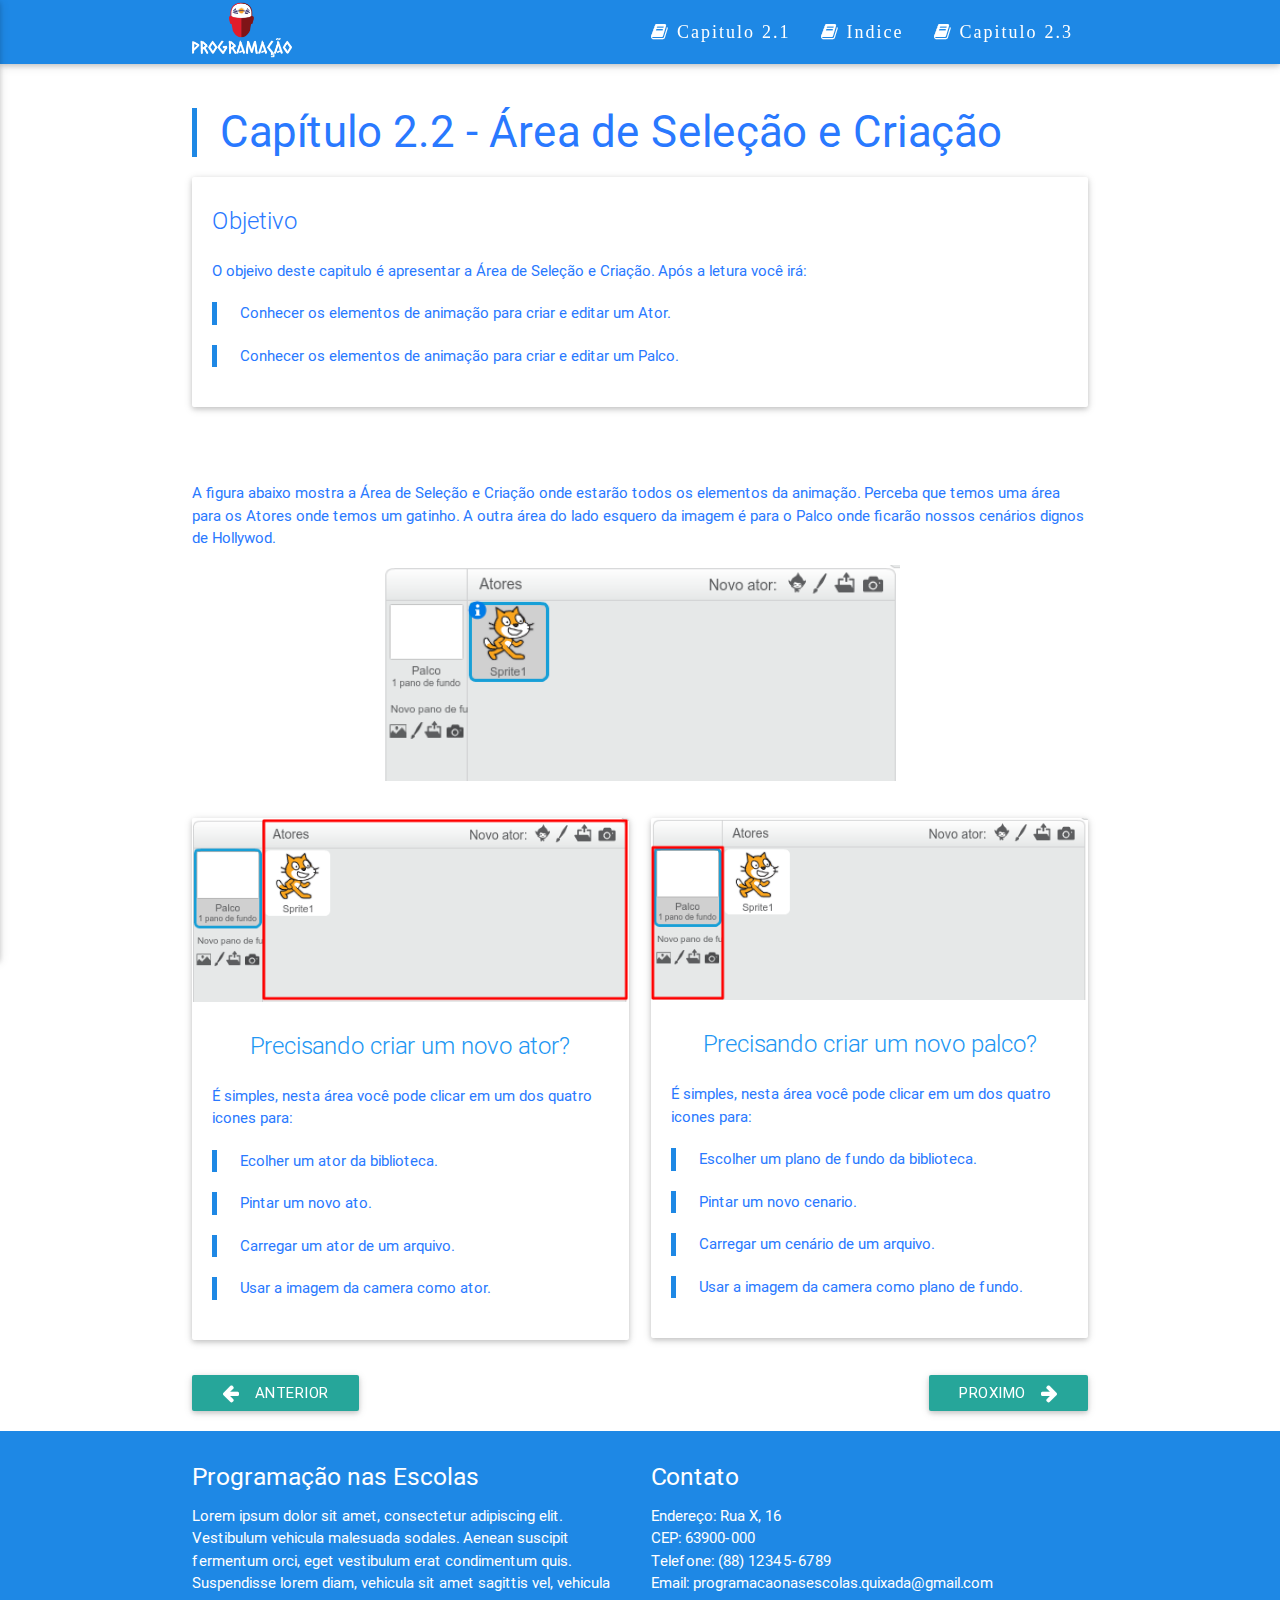
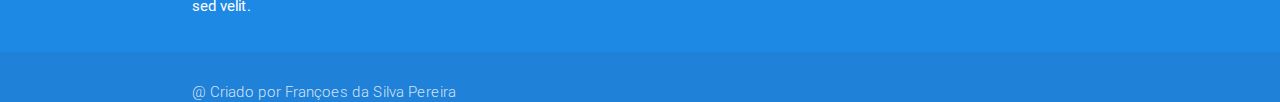
<file: apostila_scratch_capitulo_2_2.html>
<!DOCTYPE html>
<html>
  <head>
    <meta name="viewport" content="width=device-width, initial-scale=1, maximum-scale=1.0">
    <meta http-equiv="Content-Type" content="text/html; charset=UTF-8">
    <title>Programação nas Escolas</title>
    <!--link(rel="stylesheet", href="https://fonts.googleapis.com/icon?family=Material+Icons")-->
    <!-- CSS-->
    <link media="screen,projection" rel="stylesheet" href="css/material-icons.css">
    <link media="screen,projection" rel="stylesheet" href="css/materialize.min.css">
    <link media="screen,projection" rel="stylesheet" href="css/font-awesome.min.css">
    <link media="screen,projection" rel="stylesheet" href="css/style.css">
  </head>
  <body>
    <div class="navbar-fixed">
      <nav role="navigation" class="blue darken-1">
        <div class="nav-wrapper container"><a id="logo-container" href="index.html" class="brand-logo"><img src="imgs/logo-white.png" alt="PREX" width="100px"></a>
          <ul class="right hide-on-med-and-down">
            <li><a href="apostila_scratch_capitulo_2_1.html"><i aria-hidden="true" class="fa fa-book"> Capitulo 2.1</i></a></li>
            <li><a href="apostila_scratch.html"><i aria-hidden="true" class="fa fa-book"> Indice</i></a></li>
            <li><a href="apostila_scratch_capitulo_2_3.html"><i aria-hidden="true" class="fa fa-book"> Capitulo 2.3</i></a></li>
          </ul>
          <ul id="nav-mobile" class="side-nav">
            <li><a href="apostila_scratch_capitulo_2_1.html"><i aria-hidden="true" class="fa fa-book"> Capitulo 2.1</i></a></li>
            <li><a href="apostila_scratch.html"><i aria-hidden="true" class="fa fa-book"> Indice</i></a></li>
            <li><a href="apostila_scratch_capitulo_2_3.html"><i aria-hidden="true" class="fa fa-book"> Capitulo 2.3</i></a></li>
          </ul><a href="#" data-activates="nav-mobile" class="button-collapse"><i class="material-icons">menu</i></a>
        </div>
      </nav>
    </div>
    <div class="container page"><br>
      <div class="blue-text text-accent-3">
        <blockquote>
          <h3>Capítulo 2.2 - Área de Seleção e Criação</h3>
        </blockquote>
        <div class="col s12 m6">
          <div class="card horizontal">
            <div class="card-content">
              <spam class="card-title">Objetivo</spam>
              <p>O objeivo deste capitulo é apresentar a Área de Seleção e Criação. Após a letura você irá:</p>
              <blockquote>Conhecer os elementos de animação para criar e editar um Ator.</blockquote>
              <blockquote>Conhecer os elementos de animação para criar e editar um Palco. </blockquote>
            </div>
          </div>
        </div><br><br>
        <p>A figura abaixo mostra a Área de Seleção e Criação onde estarão todos os elementos da animação. Perceba que temos uma área para os Atores onde temos um gatinho. A outra área do lado esquero da imagem é para o Palco onde ficarão nossos cenários dignos de Hollywod.</p>
        <div class="center"><img src="imgs/area-selecao-criacao.png" width="520px" data-position="bottom" data-delay="50" data-tooltip="Esta é a Área de Seleção e Criação do Scrach, os quadros abaixo explicam pra que ela serve." class="tooltipped"></div><br>
        <div class="row">
          <div class="col s12 m6">
            <div class="card horizontal">
              <div class="card-image"><img src="imgs/atores.png"></div>
              <div class="card-content">
                <div class="center">
                  <spam class="card-title blue-text">Precisando criar um novo ator?  </spam>
                </div>
                <p>É simples, nesta área você pode clicar em um dos quatro icones para: </p>
                <blockquote>Ecolher um ator da biblioteca.</blockquote>
                <blockquote>Pintar um novo ato.</blockquote>
                <blockquote>Carregar um ator de um arquivo.</blockquote>
                <blockquote>Usar a imagem da camera como ator.</blockquote>
              </div>
            </div>
          </div>
          <div class="col s12 m6">
            <div class="card horizontal">
              <div class="card-image"><img src="imgs/palcos.png"></div>
              <div class="card-content">
                <div class="center">
                  <spam class="card-title blue-text">Precisando criar um novo palco?  </spam>
                </div>
                <p>É simples, nesta área você pode clicar em um dos quatro icones para: </p>
                <blockquote>Escolher um plano de fundo da biblioteca.</blockquote>
                <blockquote>Pintar um novo cenario.</blockquote>
                <blockquote>Carregar um cenário de um arquivo.</blockquote>
                <blockquote>Usar a imagem da camera como plano de fundo.</blockquote>
              </div>
            </div>
          </div>
        </div>
      </div>
      <div class="row">
        <div class="col s12"><a href="apostila_scratch_capitulo_2_1.html" class="left waves-effect waves-light btn">Anterior<i class="fa fa-arrow-left left"> </i></a><a href="#" class="right waves-effect waves-light btn">Proximo<i class="fa fa-arrow-right right"> </i></a></div>
      </div>
    </div>
    <footer class="page-footer blue darken-1">
      <div class="container white-text">
        <div class="row">
          <div class="col l6 s12">
            <h5>Programação nas Escolas</h5>
            <p> Lorem ipsum dolor sit amet, consectetur adipiscing elit. Vestibulum vehicula malesuada sodales. Aenean suscipit fermentum orci, eget vestibulum erat condimentum quis. Suspendisse lorem diam, vehicula sit amet sagittis vel, vehicula sed velit.</p>
          </div>
          <div class="col l6 s12">
            <h5>Contato</h5>
            <ul>
              <li>Endereço: Rua X, 16</li>
              <li>CEP: 63900-000</li>
              <li>Telefone: (88) 12345-6789</li>
              <li>Email: programacaonasescolas.quixada@gmail.com</li>
            </ul>
          </div>
        </div>
      </div>
      <div class="footer-copyright">
        <div class="container">
          <p>@ Criado por Françoes da Silva Pereira</p>
        </div>
      </div>
    </footer>
    <script src="js/jquery-3.1.0.min.js"></script>
    <script src="js/materialize.js"></script>
    <script type="text/javascript">
      $(document).ready(function(){
        //Inicialização dos elementos no JS
        //Parallax BG
        $('.parallax').parallax();
        
        //sideNav
        $(".button-collapse").sideNav();
        
        //Tooltips
        $('.tooltipped').tooltip({delay: 50});
        
        //select_initializer
        $('select').material_select();
        
        //Dropdown
        $('.dropdown-button').dropdown({
            inDuration: 300,
            outDuration: 225,
            constrain_width: false, // Does not change width of dropdown to that of the activator
            hover: true, // Activate on hover
            gutter: 0, // Spacing from edge
            belowOrigin: false, // Displays dropdown below the button
            alignment: 'left' // Displays dropdown with edge aligned to the left of button
          }
        );
        
        //collapsible
        $('.collapsible').collapsible({
          accordion : false // A setting that changes the collapsible behavior to expandable instead of the default accordion style
        });
      
        //Tooltips
        $('.tooltipped').tooltip({delay: 50});
      });
    </script>
  </body>
</html>
</file>
<file: css/style.css>
/* Custom Stylesheet */
/**
 * Use this file to override Materialize files so you can update
 * the core Materialize files in the future
 *
 * Made By MaterializeCSS.com
 */

.icon-block {
  padding: 0 15px;
}
.icon-block .material-icons {
	font-size: inherit;
}

blockquote {
  border-left: 5px solid #1e88e5;
}

.fsp_header{
  font-size: 6.0em;
  font-weight: 200;
}

.fsp_h4{
  font-weight: 350;
  margin-bottom: 4%;
  line-height: 2.5rem;
  color: #1E88E5 !important;
}

.fsp_social_logo{
  font-size: 0.65em;
}

.footer-copyright{
  padding-bottom: 2.0em;
}

nav ul a {
    font-size: 1.2rem;
    color: #FFF;
    letter-spacing: 2px;
    display: block;
    font-weight: 300;
    padding: 0px 15px;
}


.card-avatar .waves-effect {
    text-align: center;
    margin-top: 20px;
}

.card-avatar img {
    height: 150px;
    width: 150px;
    border-radius: 75px;
}

.card-avatar .card-content {
    text-align: center;
}

.card .card-content p {
    margin: 15px 0px;
}

.card-avatar .card-content i {
   font-size: 1.5rem;
}

.card-avatar .card-content .card-title {
    line-height: 30px !important;
}
</file>
